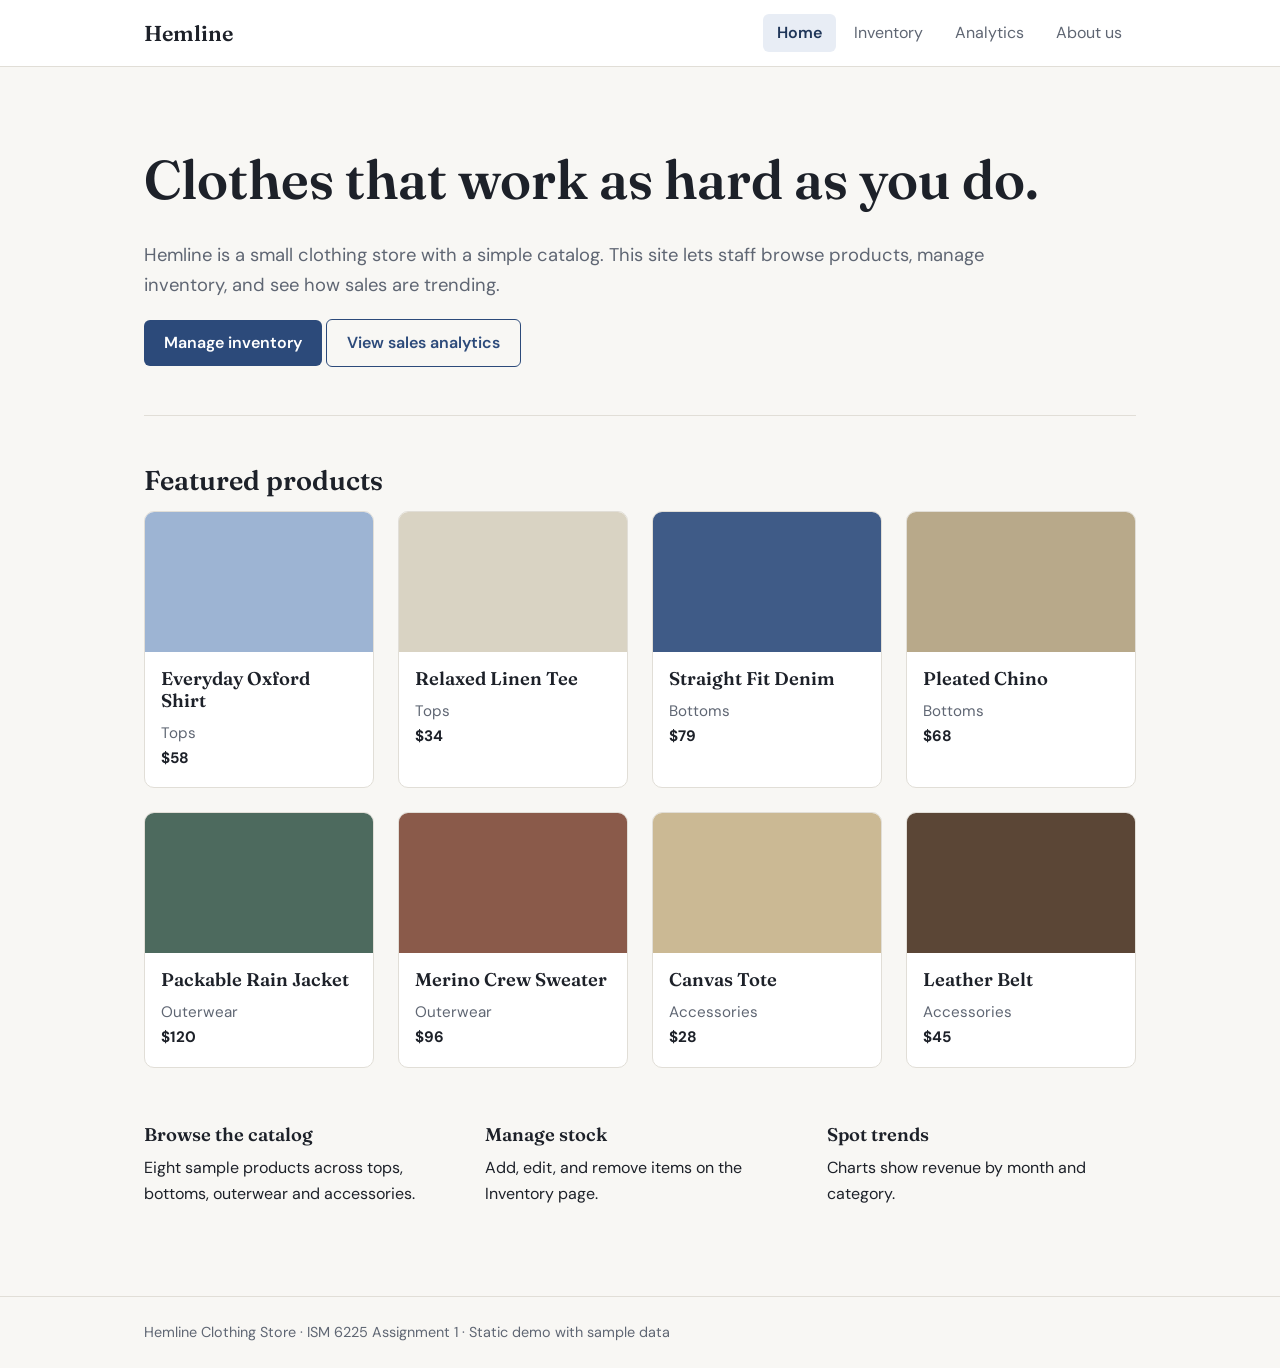
<file: index.html>
<!DOCTYPE html><html lang="en"><head><meta charset="utf-8"><meta name="viewport" content="width=device-width,initial-scale=1">
<title>Home | Hemline Clothing Store</title>
<link rel="preconnect" href="https://fonts.googleapis.com"><link href="https://fonts.googleapis.com/css2?family=DM+Sans:wght@400;600;700&family=Fraunces:wght@600&display=swap" rel="stylesheet">
<link rel="stylesheet" href="css/style.css"></head><body>
<header><div class="wrap"><a class="brand" href="index.html">Hemline</a><nav aria-label="Main">
<a href="index.html" aria-current="page">Home</a><a href="inventory.html">Inventory</a><a href="analytics.html">Analytics</a><a href="aboutus.html">About us</a></nav></div></header><main><div class="wrap">
<section class="hero"><h1>Clothes that work as hard as you do.</h1>
<p>Hemline is a small clothing store with a simple catalog. This site lets staff browse products, manage inventory, and see how sales are trending.</p>
<a class="btn" href="inventory.html">Manage inventory</a> <a class="btn ghost" href="analytics.html">View sales analytics</a></section>
<h2>Featured products</h2><div class="grid" id="featured"></div>
<section class="section cols"><div><h3>Browse the catalog</h3><p>Eight sample products across tops, bottoms, outerwear and accessories.</p></div>
<div><h3>Manage stock</h3><p>Add, edit, and remove items on the Inventory page.</p></div>
<div><h3>Spot trends</h3><p>Charts show revenue by month and category.</p></div></section>
</div></main><footer><div class="wrap">Hemline Clothing Store &middot; ISM 6225 Assignment 1 &middot; Static demo with sample data</div></footer><script src="js/data.js"></script><script>document.getElementById("featured").innerHTML=DEFAULT_PRODUCTS.map(p=>`<article class="item"><div class="swatch" style="background:${p.color}"></div><div class="body"><h3>${p.name}</h3><p>${p.category}</p><p class="price">$${p.price}</p></div></article>`).join("")</script></body></html>
</file>
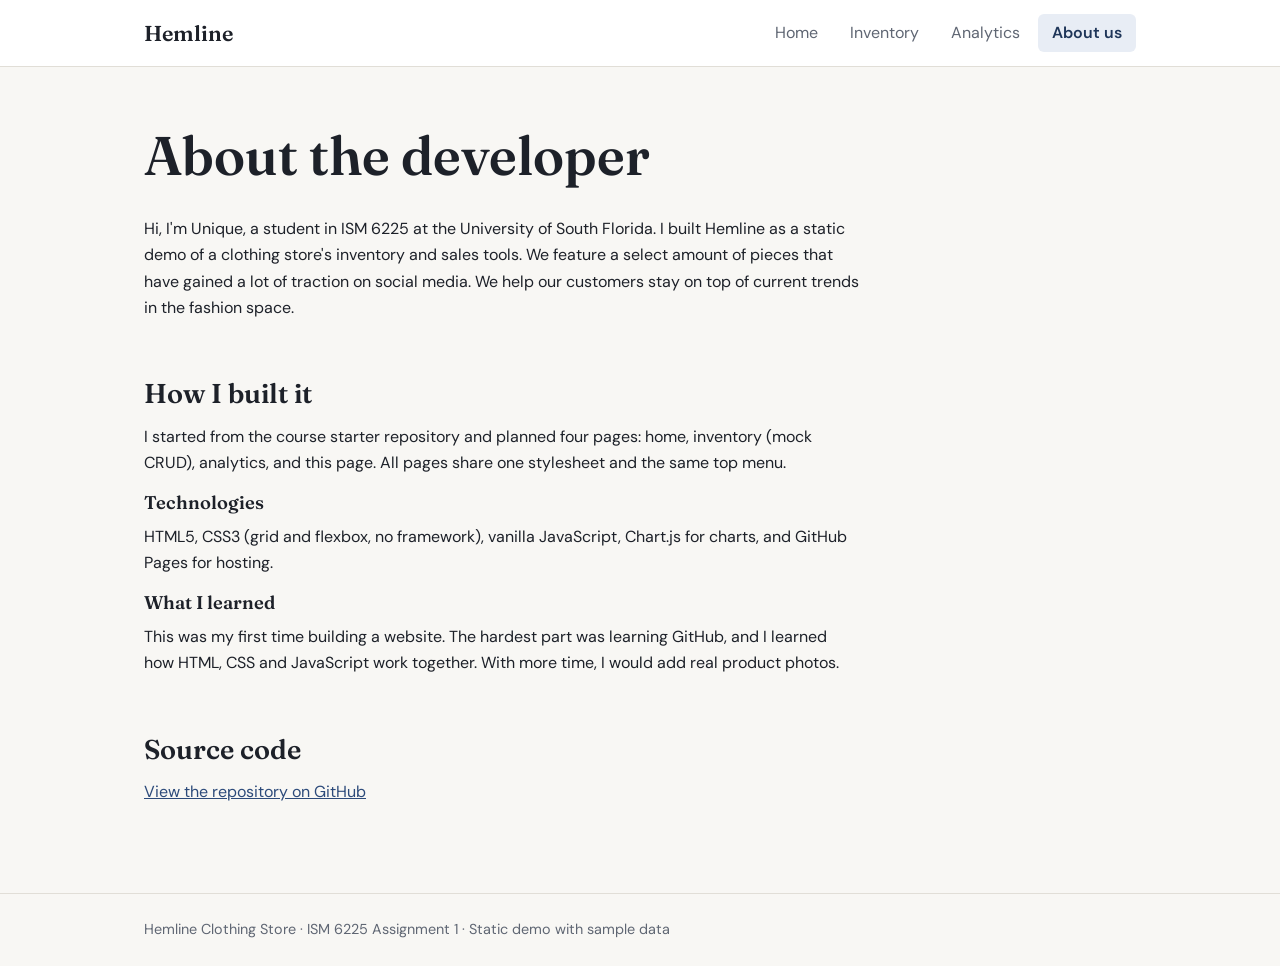
<file: aboutus.html>
<!DOCTYPE html><html lang="en"><head><meta charset="utf-8"><meta name="viewport" content="width=device-width,initial-scale=1">
<title>About us | Hemline Clothing Store</title>
<link rel="preconnect" href="https://fonts.googleapis.com"><link href="https://fonts.googleapis.com/css2?family=DM+Sans:wght@400;600;700&family=Fraunces:wght@600&display=swap" rel="stylesheet">
<link rel="stylesheet" href="css/style.css"></head><body>
<header><div class="wrap"><a class="brand" href="index.html">Hemline</a><nav aria-label="Main">
<a href="index.html">Home</a><a href="inventory.html">Inventory</a><a href="analytics.html">Analytics</a><a href="aboutus.html" aria-current="page">About us</a></nav></div></header><main><div class="wrap">
<h1>About the developer</h1>
<p>Hi, I'm Unique, a student in ISM 6225 at the University of South Florida. I built Hemline as a static demo of a clothing store's inventory and sales tools. We feature a select amount of pieces that have gained a lot of traction on social media. We help our customers stay on top of current trends in the fashion space.</p>
<section class="section"><h2>How I built it</h2>
<p>I started from the course starter repository and planned four pages: home, inventory (mock CRUD), analytics, and this page. All pages share one stylesheet and the same top menu.</p>
<h3>Technologies</h3><p>HTML5, CSS3 (grid and flexbox, no framework), vanilla JavaScript, Chart.js for charts, and GitHub Pages for hosting.</p>
<h3>What I learned</h3><p>This was my first time building a website. The hardest part was learning GitHub, and I learned how HTML, CSS and JavaScript work together. With more time, I would add real product photos.</p></section>
<section class="section"><h2>Source code</h2><p><a href="https://github.com/unique-alston/Assignment_LookAndFeel">View the repository on GitHub</a></p></section>
</div></main><footer><div class="wrap">Hemline Clothing Store &middot; ISM 6225 Assignment 1 &middot; Static demo with sample data</div></footer></body></html>
</file>
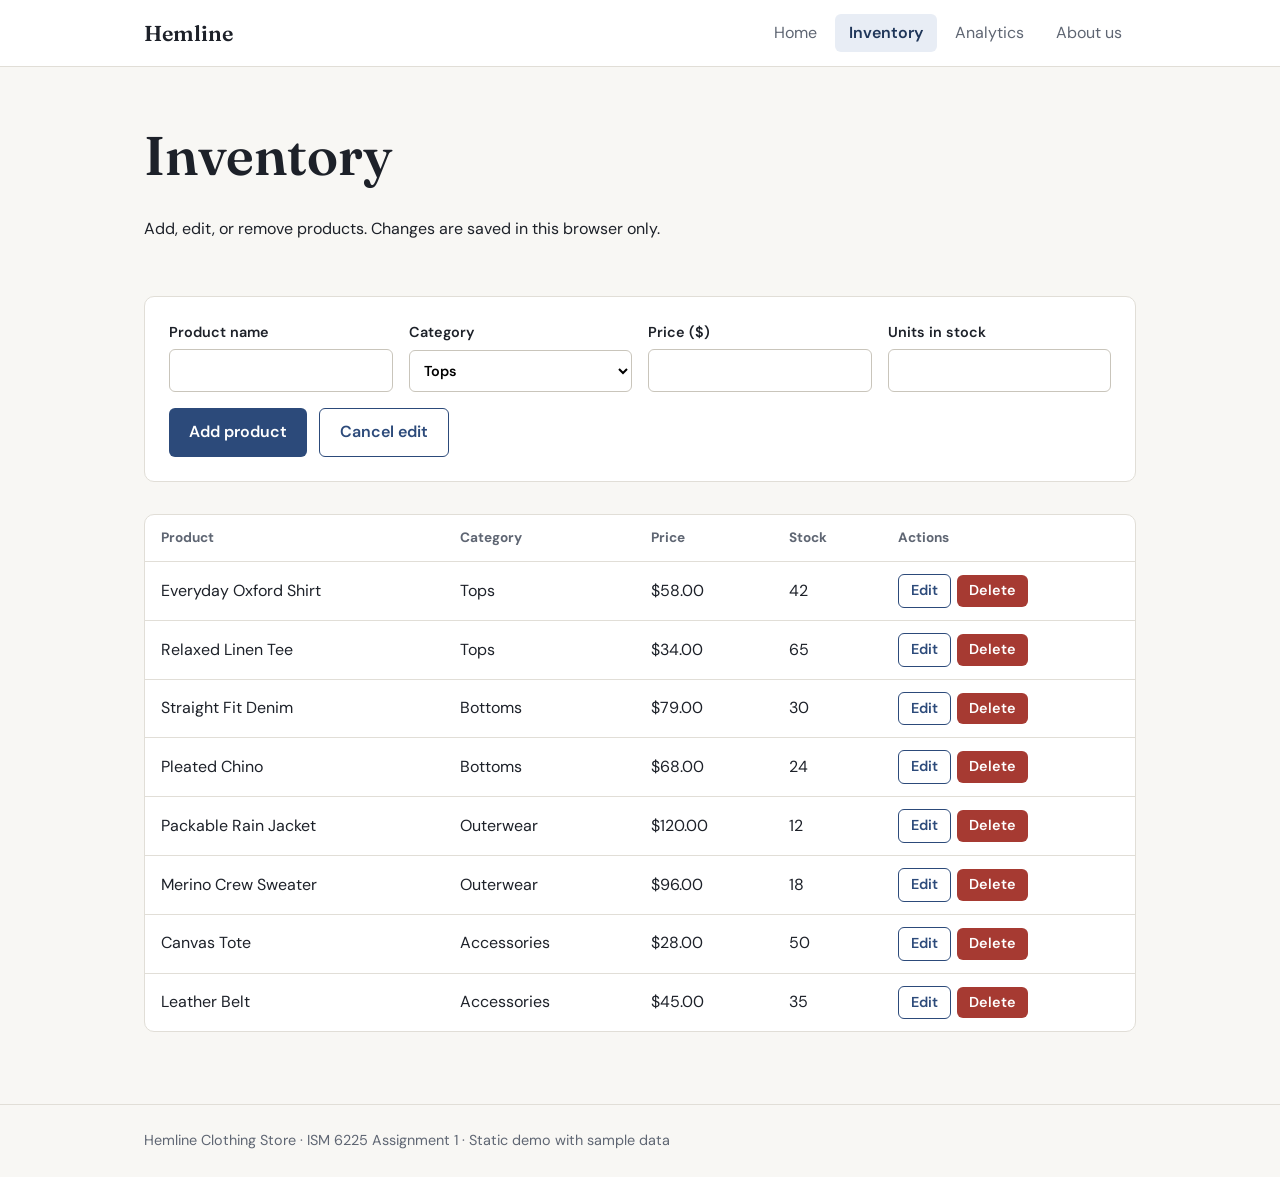
<file: inventory.html>
<!DOCTYPE html><html lang="en"><head><meta charset="utf-8"><meta name="viewport" content="width=device-width,initial-scale=1">
<title>Inventory | Hemline Clothing Store</title>
<link rel="preconnect" href="https://fonts.googleapis.com"><link href="https://fonts.googleapis.com/css2?family=DM+Sans:wght@400;600;700&family=Fraunces:wght@600&display=swap" rel="stylesheet">
<link rel="stylesheet" href="css/style.css"></head><body>
<header><div class="wrap"><a class="brand" href="index.html">Hemline</a><nav aria-label="Main">
<a href="index.html">Home</a><a href="inventory.html" aria-current="page">Inventory</a><a href="analytics.html">Analytics</a><a href="aboutus.html">About us</a></nav></div></header><main><div class="wrap">
<h1>Inventory</h1><p>Add, edit, or remove products. Changes are saved in this browser only.</p>
<div class="msg" role="status" aria-live="polite" id="msg"></div>
<form id="form"><input type="hidden" id="pid">
<label>Product name<input id="name" required maxlength="40"></label>
<label>Category<select id="cat"><option>Tops</option><option>Bottoms</option><option>Outerwear</option><option>Accessories</option></select></label>
<label>Price ($)<input id="price" type="number" min="0" step="0.01" required></label>
<label>Units in stock<input id="stock" type="number" min="0" step="1" required></label>
<div class="actions"><button class="btn" id="save" type="submit">Add product</button><button class="btn ghost" id="cancel" type="button" hidden>Cancel edit</button></div></form>
<div class="tablebox"><table><thead><tr><th>Product</th><th>Category</th><th>Price</th><th>Stock</th><th>Actions</th></tr></thead><tbody id="rows"></tbody></table></div>
</div></main><footer><div class="wrap">Hemline Clothing Store &middot; ISM 6225 Assignment 1 &middot; Static demo with sample data</div></footer><script src="js/data.js"></script><script src="js/inventory.js"></script></body></html>
</file>
<file: css/style.css>
:root{--bg:#f8f7f4;--ink:#1d2129;--mute:#5f6673;--line:#e1ded7;--accent:#2c4a7a;--accent-d:#1f3659;--card:#fff;--danger:#a63a32}
*{box-sizing:border-box}
html{scroll-behavior:smooth}
body{margin:0;font:16px/1.65 "DM Sans",system-ui,sans-serif;color:var(--ink);background:var(--bg)}
h1,h2,h3{font-family:Fraunces,Georgia,serif;font-weight:600;line-height:1.2;margin:0 0 .5em}
h1{font-size:clamp(2.2rem,5vw,3.4rem)}h2{font-size:1.7rem}h3{font-size:1.15rem}
p{max-width:65ch;margin:0 0 1em}a{color:var(--accent)}
:focus-visible{outline:3px solid var(--accent);outline-offset:2px}
.wrap{max-width:1040px;margin:0 auto;padding:0 24px}
header{background:var(--card);border-bottom:1px solid var(--line);position:sticky;top:0;z-index:5}
header .wrap{display:flex;align-items:center;justify-content:space-between;flex-wrap:wrap;gap:8px;padding-top:14px;padding-bottom:14px}
.brand{font:600 1.35rem Fraunces,Georgia,serif;color:var(--ink);text-decoration:none}
nav{display:flex;gap:4px;flex-wrap:wrap}
nav a{padding:6px 14px;border-radius:6px;color:var(--mute);text-decoration:none}
nav a:hover{color:var(--ink);background:var(--bg)}
nav a[aria-current=page]{color:var(--accent-d);background:#e8edf5;font-weight:600}
main{padding:56px 0 72px}
.hero{padding:24px 0 48px;border-bottom:1px solid var(--line);margin-bottom:48px}
.hero p{font-size:1.15rem;color:var(--mute)}
.btn{display:inline-block;background:var(--accent);color:#fff;border:0;padding:10px 20px;border-radius:6px;font:inherit;font-weight:600;cursor:pointer;text-decoration:none}
.btn:hover{background:var(--accent-d)}
.btn.ghost{background:transparent;color:var(--accent);border:1px solid var(--accent)}
.btn.danger{background:var(--danger)}.btn.sm{padding:4px 12px;font-size:.9rem}
.grid{display:grid;gap:24px;grid-template-columns:repeat(auto-fill,minmax(220px,1fr))}
.item{background:var(--card);border:1px solid var(--line);border-radius:10px;overflow:hidden}
.swatch{height:140px}
.item div.body{padding:16px}
.item p{margin:0;color:var(--mute);font-size:.95rem}
.price{font-weight:700;color:var(--ink)!important}
.section{margin-top:56px}
.cols{display:grid;gap:32px;grid-template-columns:repeat(auto-fit,minmax(240px,1fr))}
form{background:var(--card);border:1px solid var(--line);border-radius:10px;padding:24px;display:grid;gap:16px;grid-template-columns:repeat(auto-fit,minmax(200px,1fr));margin-bottom:32px}
label{display:grid;gap:4px;font-weight:600;font-size:.9rem}
input,select{font:inherit;padding:9px 10px;border:1px solid #c9c5bb;border-radius:6px;background:#fff}
.actions{grid-column:1/-1;display:flex;gap:12px;flex-wrap:wrap}
.tablebox{overflow-x:auto;background:var(--card);border:1px solid var(--line);border-radius:10px}
table{width:100%;border-collapse:collapse;min-width:620px}
th,td{text-align:left;padding:12px 16px;border-bottom:1px solid var(--line)}
th{font-size:.85rem;color:var(--mute)}tr:last-child td{border:0}
td .btn+.btn{margin-left:6px}
.msg{min-height:1.6em;color:var(--accent-d);font-weight:600;margin-bottom:12px}
.chartbox{background:var(--card);border:1px solid var(--line);border-radius:10px;padding:20px;height:340px;position:relative}
footer{border-top:1px solid var(--line);padding:24px 0;color:var(--mute);font-size:.9rem}
@media(max-width:560px){main{padding-top:32px}}
</file>
